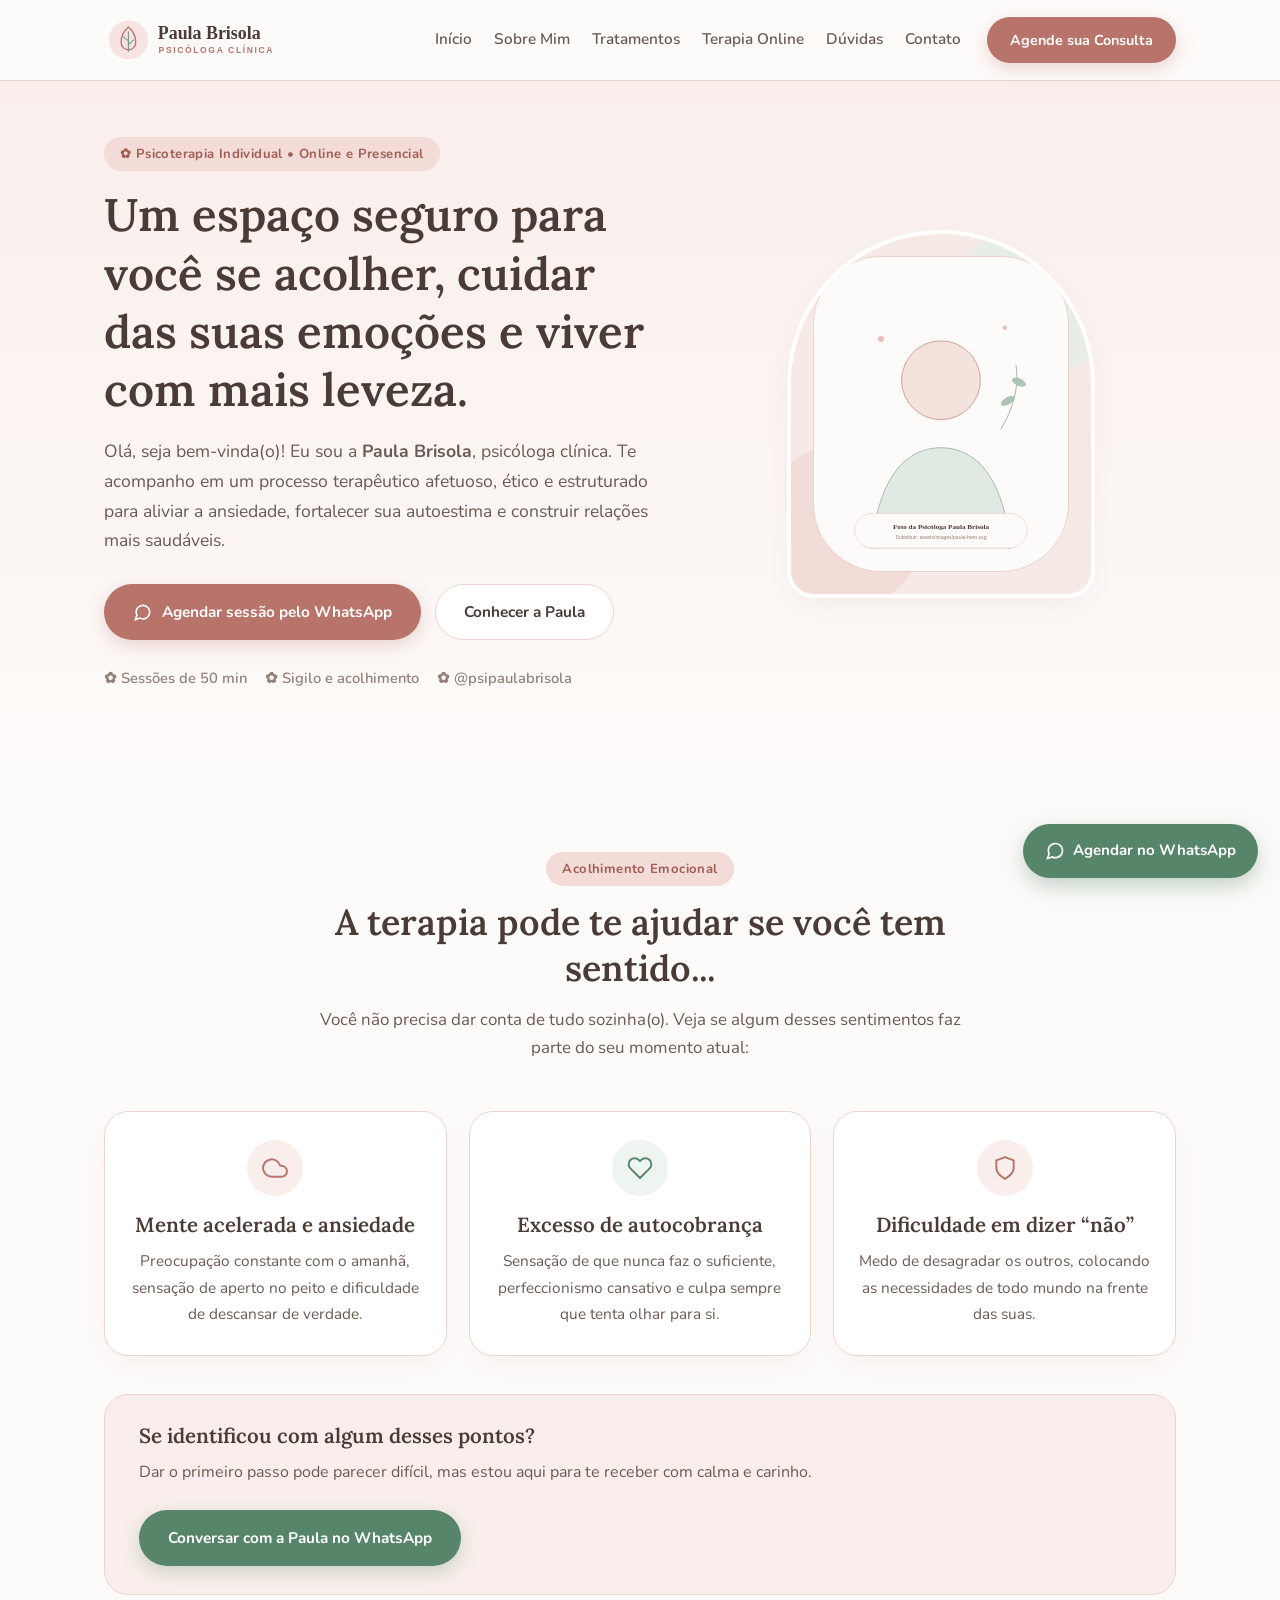
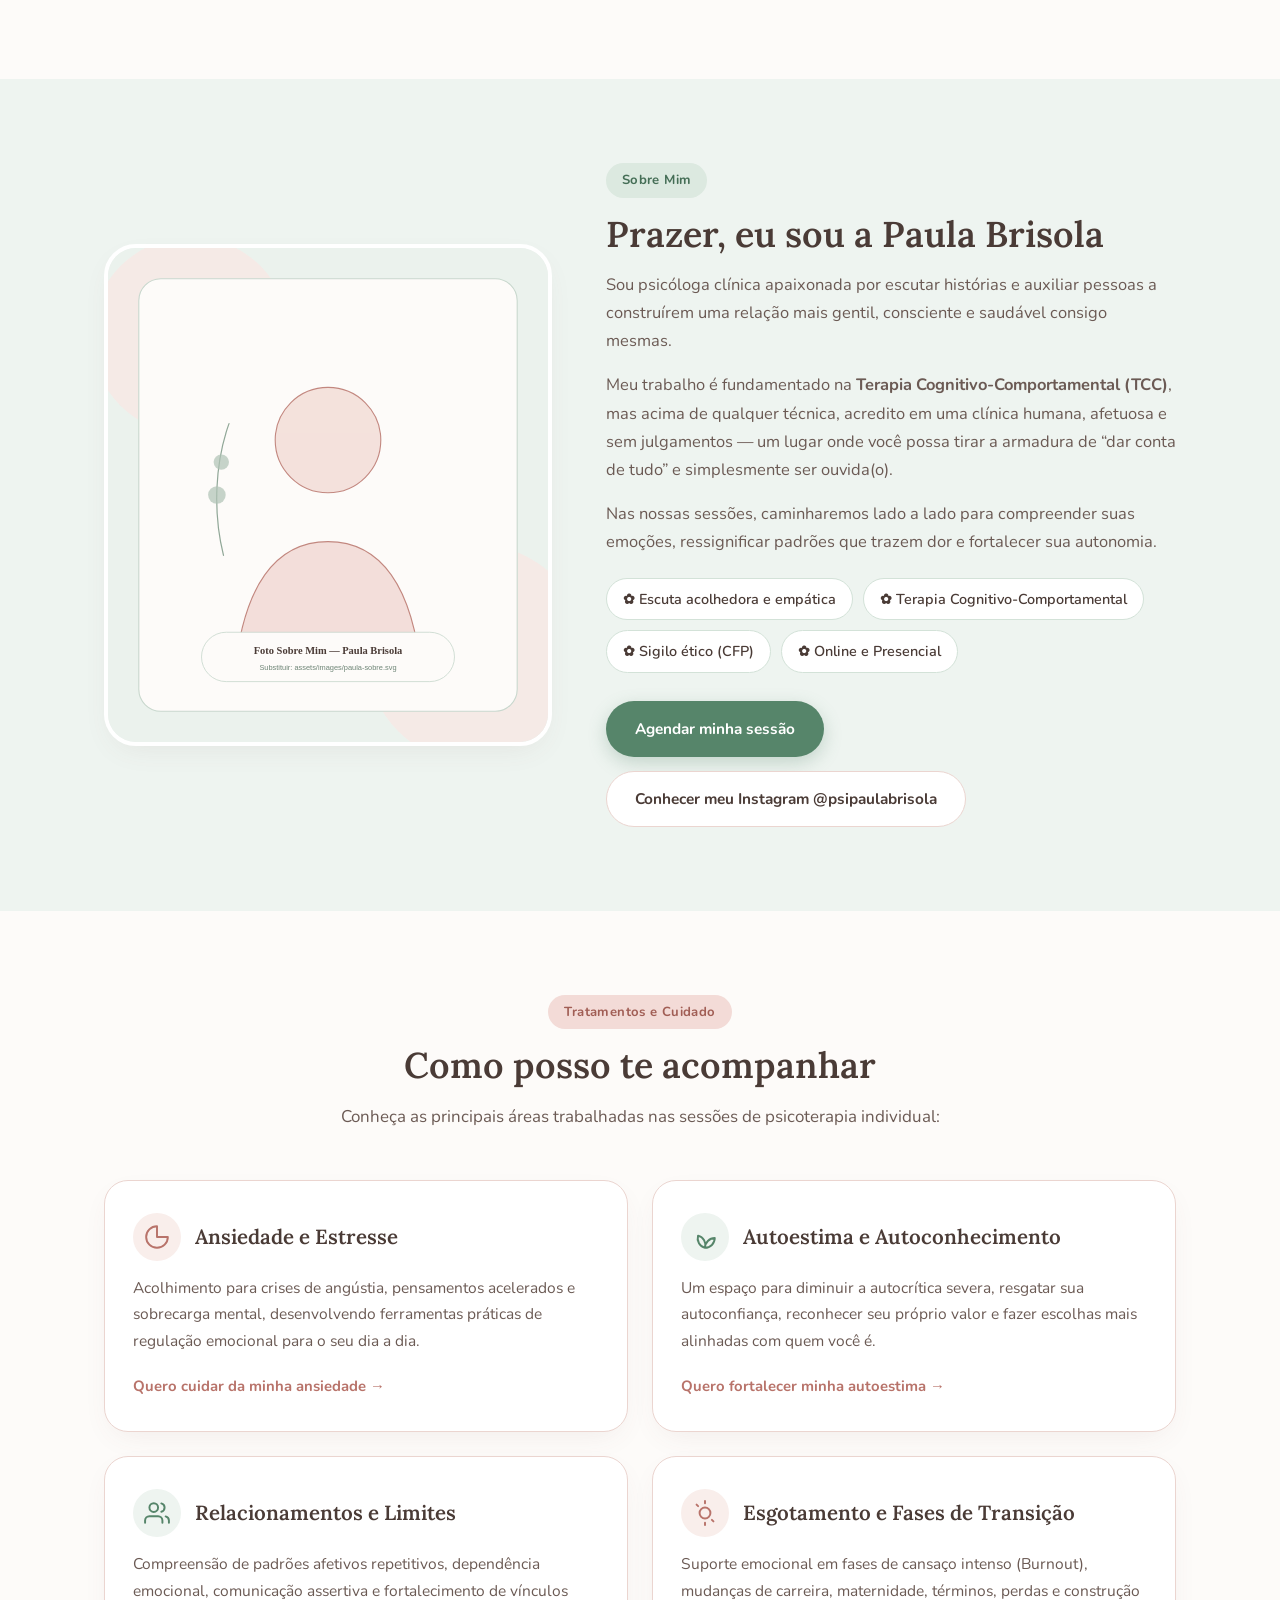
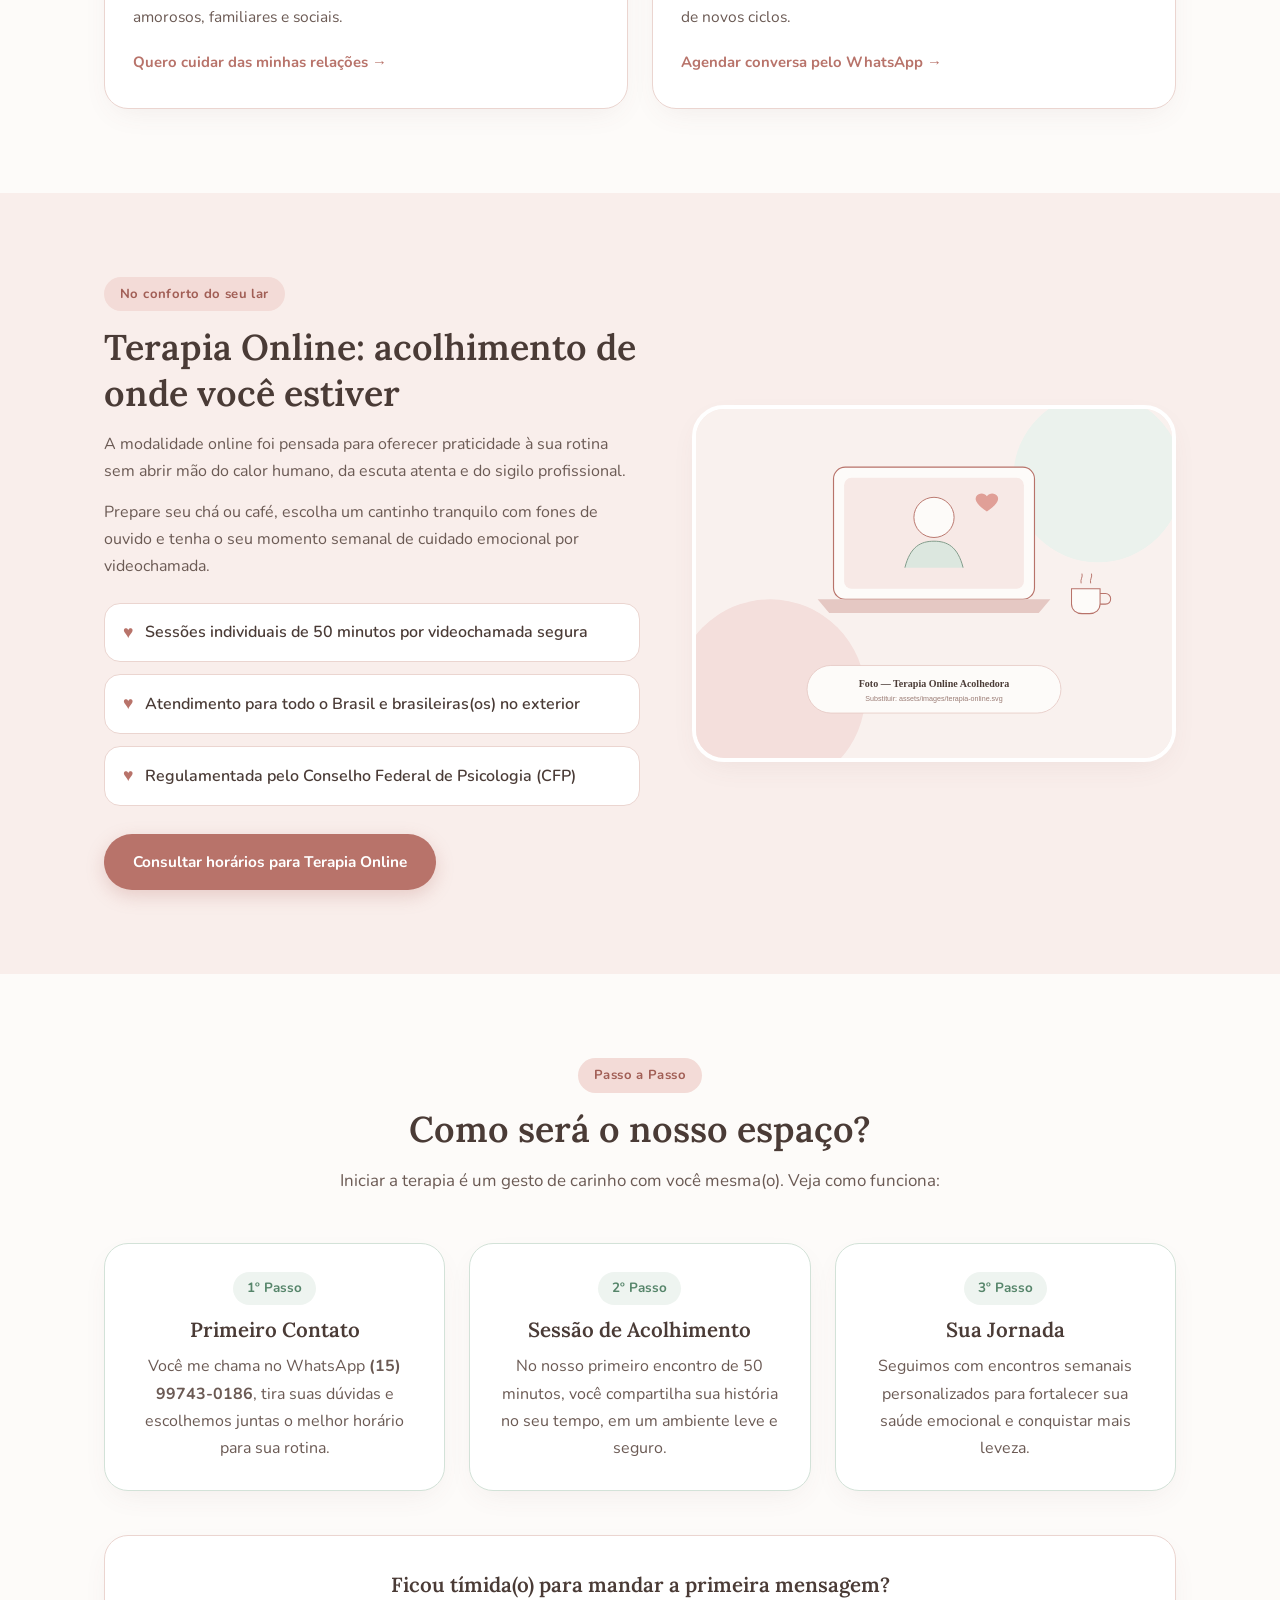
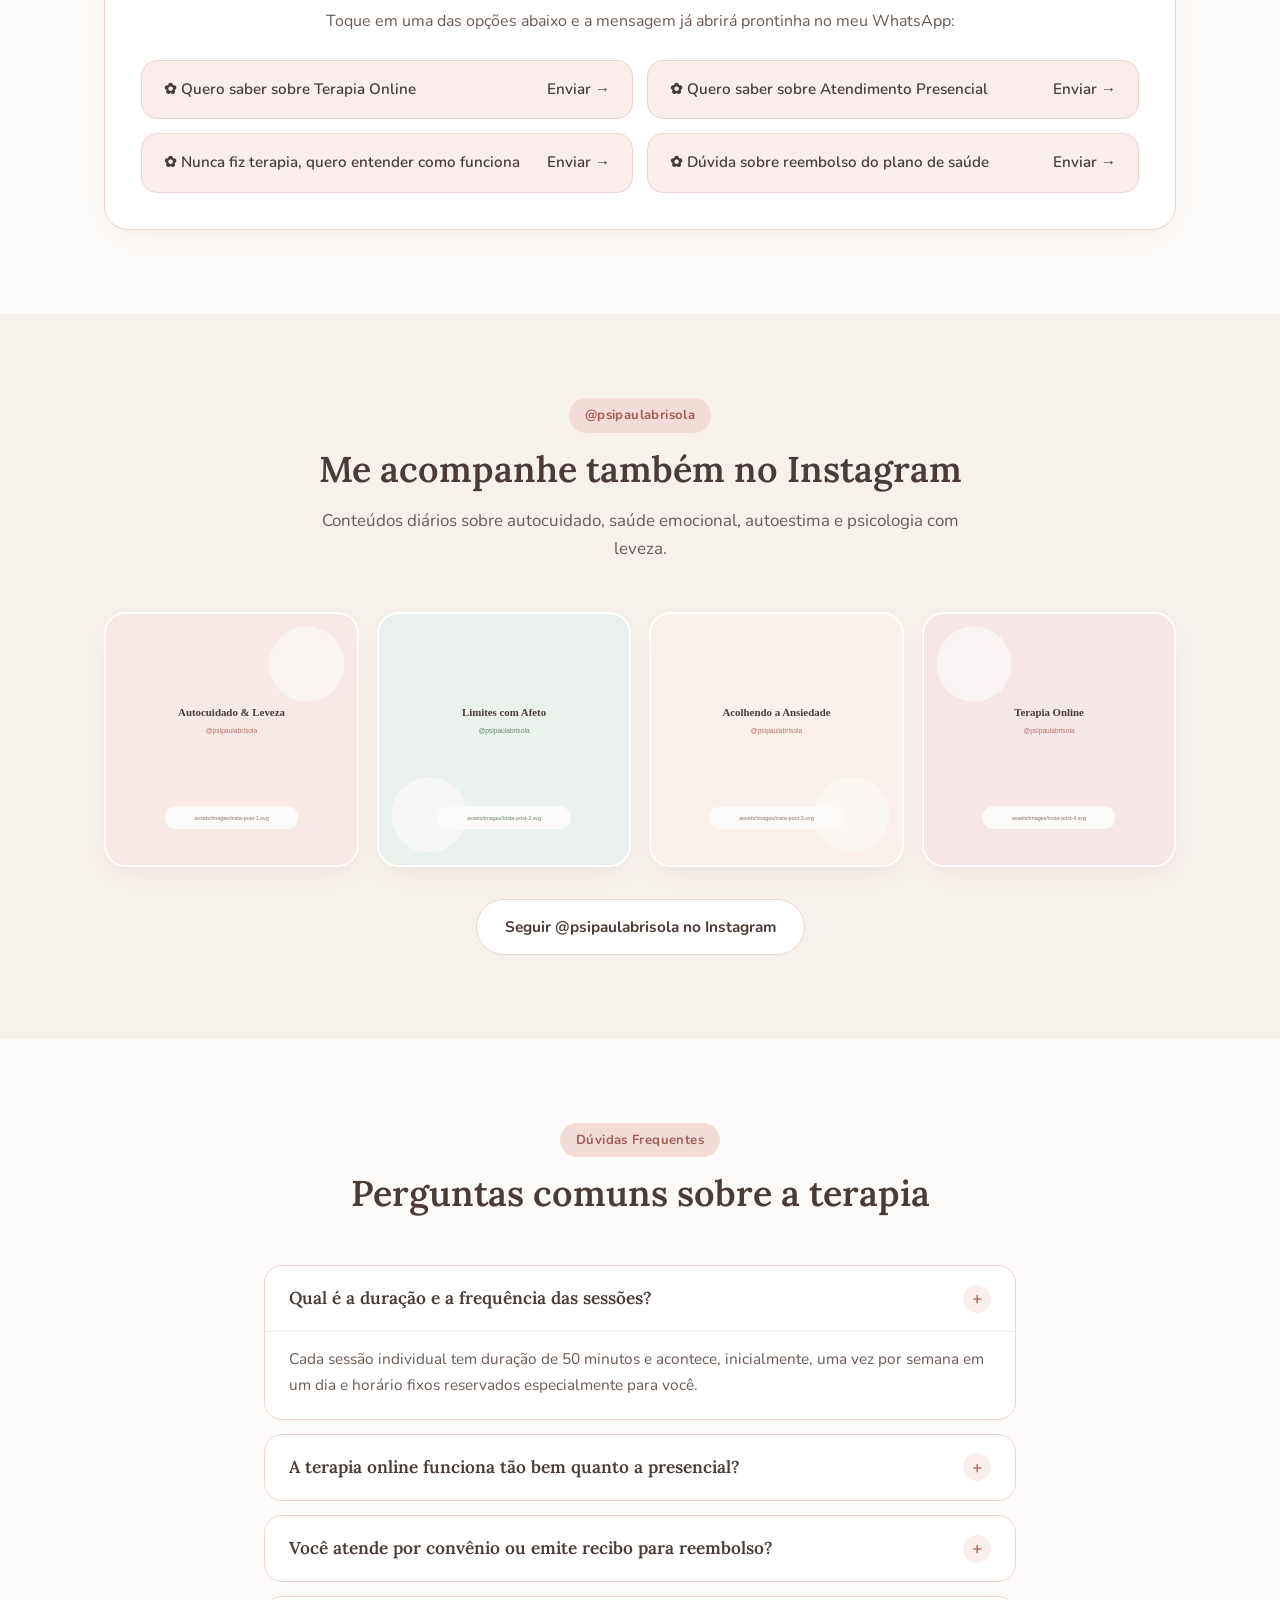
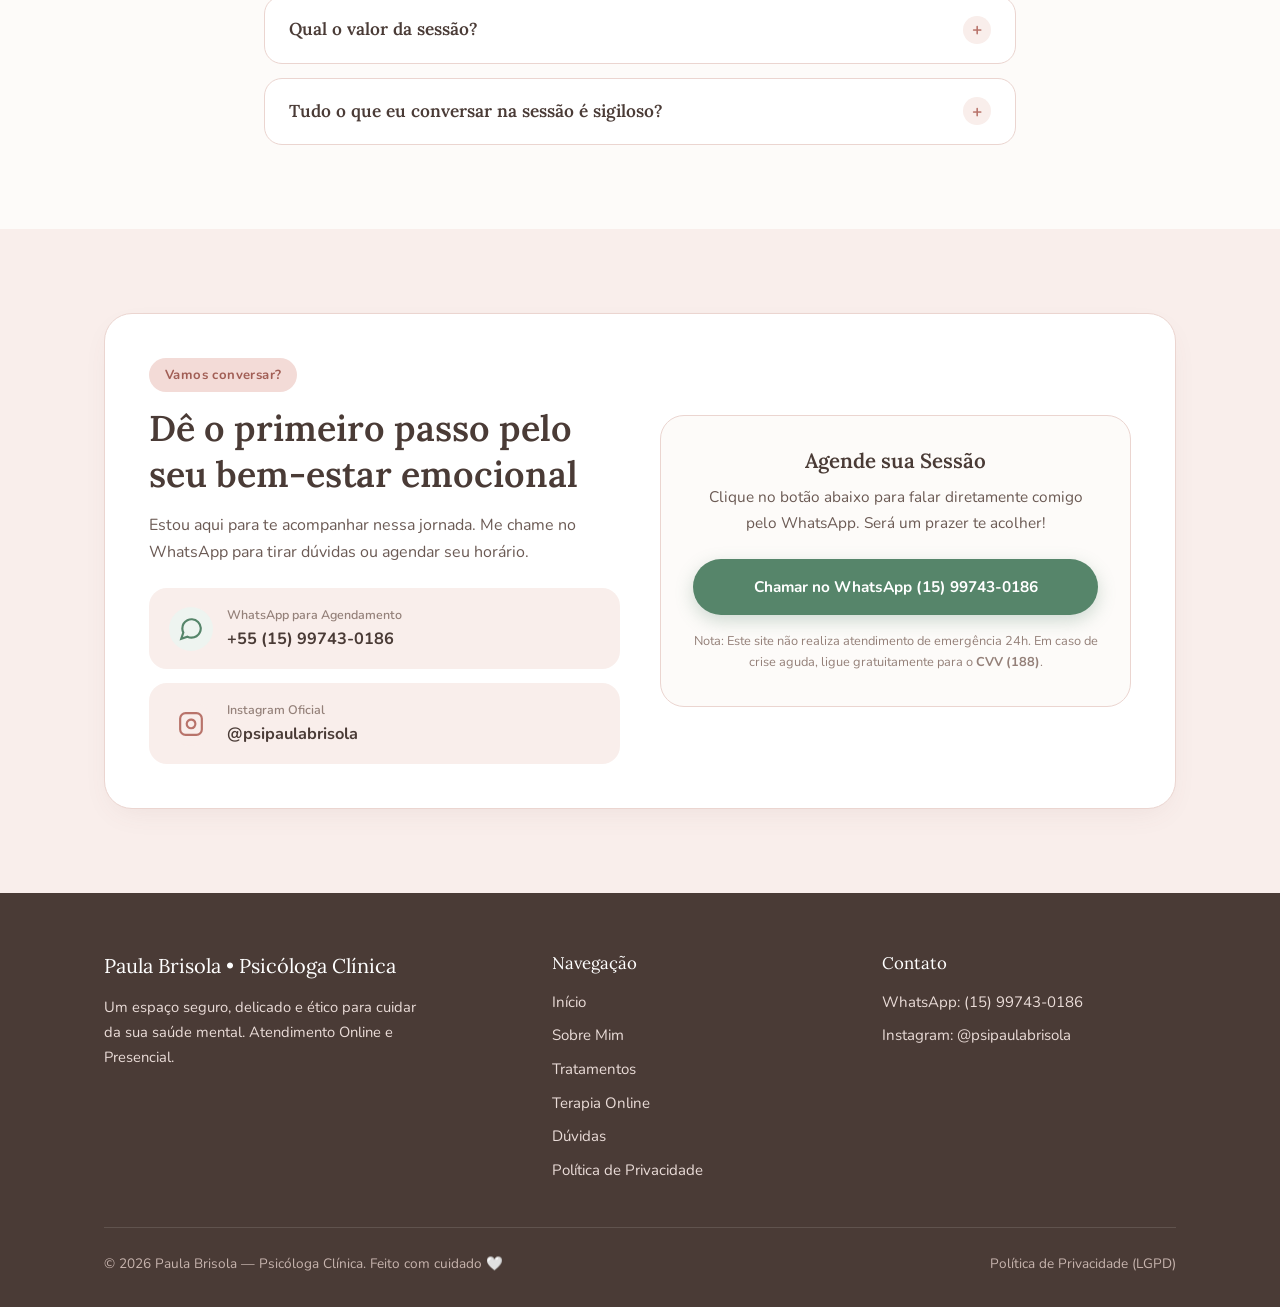
<file: index.html>
<!DOCTYPE html>
<html lang="pt-BR">
<head>
  <meta charset="UTF-8" />
  <meta name="viewport" content="width=device-width, initial-scale=1.0" />

  <!-- SEO & Otimização para Buscadores e LLMs -->
  <title>Psicóloga Paula Brisola | Terapia Online e Presencial (@psipaulabrisola)</title>
  <meta name="description" content="Psicóloga Clínica Paula Brisola (@psipaulabrisola). Um espaço seguro, delicado e acolhedor para cuidar da sua ansiedade, autoestima e relacionamentos. Atendimento Online e Presencial. WhatsApp: (15) 99743-0186." />
  <meta name="keywords" content="Psicóloga Paula Brisola, psipaulabrisola, psicóloga online, terapia cognitivo comportamental, TCC, psicóloga ansiedade, autoestima, relacionamentos, psicóloga DDD 15" />
  <meta name="author" content="Paula Brisola - Psicóloga Clínica" />
  <meta name="robots" content="index, follow, max-image-preview:large, max-snippet:-1" />
  <link rel="canonical" href="https://paulabrisolapsicologa.com.br/" />
  <link rel="help" type="text/plain" title="LLM Context File" href="/llms.txt" />

  <!-- Open Graph / WhatsApp Preview -->
  <meta property="og:type" content="website" />
  <meta property="og:locale" content="pt_BR" />
  <meta property="og:site_name" content="Paula Brisola | Psicóloga Clínica" />
  <meta property="og:title" content="Psicóloga Paula Brisola | Um espaço seguro para você florescer" />
  <meta property="og:description" content="Psicoterapia individual online e presencial para ansiedade, autoestima e relacionamentos. Agende pelo WhatsApp: (15) 99743-0186." />
  <meta property="og:url" content="https://paulabrisolapsicologa.com.br/" />
  <meta property="og:image" content="assets/images/og-compartilhamento.svg" />

  <link rel="icon" type="image/svg+xml" href="assets/images/favicon.svg" />

  <!-- Fontes Delicadas e Legíveis: Lora (Títulos) + Nunito (Textos arredondados e suaves) -->
  <link rel="preconnect" href="https://fonts.googleapis.com" />
  <link rel="preconnect" href="https://fonts.gstatic.com" crossorigin />
  <link href="https://fonts.googleapis.com/css2?family=Lora:wght@500;600&family=Nunito:wght@400;600;700&display=swap" rel="stylesheet" />

  <link rel="stylesheet" href="assets/css/styles.css" />

  <!-- Schema.org JSON-LD para Google e LLMs -->
  <script type="application/ld+json">
  {
    "@context": "https://schema.org",
    "@graph": [
      {
        "@type": ["Psychologist", "MedicalBusiness", "ProfessionalService"],
        "@id": "https://paulabrisolapsicologa.com.br/#psicologa",
        "name": "Paula Brisola - Psicóloga Clínica",
        "alternateName": ["Psi Paula Brisola", "@psipaulabrisola"],
        "description": "Psicóloga clínica dedicada ao atendimento psicoterapêutico individual online (para todo o Brasil e exterior) e presencial (DDD 15), com foco em Terapia Cognitivo-Comportamental (TCC), ansiedade, autoestima e relacionamentos.",
        "url": "https://paulabrisolapsicologa.com.br/",
        "telephone": "+55-15-99743-0186",
        "image": "https://paulabrisolapsicologa.com.br/assets/images/paula-hero.svg",
        "sameAs": [
          "https://www.instagram.com/psipaulabrisola/",
          "https://wa.me/5515997430186"
        ],
        "contactPoint": {
          "@type": "ContactPoint",
          "telephone": "+55-15-99743-0186",
          "contactType": "Agendamento de Consultas via WhatsApp",
          "availableLanguage": ["Portuguese"]
        },
        "knowsAbout": [
          "Terapia Cognitivo-Comportamental (TCC)",
          "Ansiedade e Estresse",
          "Autoestima e Autoconhecimento",
          "Relacionamentos e Limites Saudáveis",
          "Terapia Online"
        ]
      },
      {
        "@type": "FAQPage",
        "@id": "https://paulabrisolapsicologa.com.br/#faq",
        "mainEntity": [
          {
            "@type": "Question",
            "name": "Como agendar uma consulta com a Psicóloga Paula Brisola?",
            "acceptedAnswer": {
              "@type": "Answer",
              "text": "O agendamento é feito diretamente pelo WhatsApp no número +55 (15) 99743-0186. Basta enviar uma mensagem para verificar os horários disponíveis para terapia online ou presencial."
            }
          },
          {
            "@type": "Question",
            "name": "Qual a duração e frequência das sessões?",
            "acceptedAnswer": {
              "@type": "Answer",
              "text": "As sessões têm duração média de 50 minutos e ocorrem semanalmente, em dia e horário reservados para você."
            }
          },
          {
            "@type": "Question",
            "name": "Como funciona a Terapia Online?",
            "acceptedAnswer": {
              "@type": "Answer",
              "text": "A terapia online é realizada por videochamada, com a mesma duração (50 minutos), sigilo ético e eficácia do atendimento presencial, sendo regulamentada pelo Conselho Federal de Psicologia (CFP)."
            }
          },
          {
            "@type": "Question",
            "name": "Atende por convênio ou emite recibo para reembolso?",
            "acceptedAnswer": {
              "@type": "Answer",
              "text": "O atendimento é particular, com emissão de recibo para solicitação de reembolso junto ao seu plano de saúde e para dedução no Imposto de Renda."
            }
          }
        ]
      }
    ]
  }
  </script>
</head>
<body>

  <!-- Cabeçalho Delicado -->
  <header class="site-header">
    <div class="container header-inner">
      <a href="#inicio" class="brand-logo" aria-label="Paula Brisola Psicóloga Clínica">
        <img src="assets/images/logo-paula-brisola.svg" alt="Paula Brisola Psicóloga Clínica" width="240" height="54" />
      </a>

      <button class="mobile-menu-toggle" id="mobile-menu-toggle" aria-label="Abrir menu" aria-expanded="false">
        <svg width="22" height="22" viewBox="0 0 24 24" fill="none" stroke="currentColor" stroke-width="2" stroke-linecap="round">
          <line x1="3" y1="6" x2="21" y2="6"></line>
          <line x1="3" y1="12" x2="21" y2="12"></line>
          <line x1="3" y1="18" x2="21" y2="18"></line>
        </svg>
      </button>

      <nav class="main-nav" id="main-nav" aria-label="Menu principal">
        <ul class="nav-links">
          <li><a href="#inicio">Início</a></li>
          <li><a href="#sobre">Sobre Mim</a></li>
          <li><a href="#tratamentos">Tratamentos</a></li>
          <li><a href="#terapia-online">Terapia Online</a></li>
          <li><a href="#duvidas">Dúvidas</a></li>
          <li><a href="#contato">Contato</a></li>
        </ul>
        <a href="https://wa.me/5515997430186?text=Ol%C3%A1%2C%20Paula!%20Vim%20pelo%20seu%20site%20e%20gostaria%20de%20agendar%20uma%20consulta." target="_blank" rel="noopener noreferrer" class="btn btn-rose header-cta">
          Agende sua Consulta
        </a>
      </nav>
    </div>
  </header>

  <main>
    <!-- 1. HERO SECTION (O PRIMEIRO ACOLHIMENTO) -->
    <section class="hero" id="inicio">
      <div class="container hero-grid">
        <div>
          <span class="section-tag">✿ Psicoterapia Individual • Online e Presencial</span>
          <h1>Um espaço seguro para você se acolher, cuidar das suas emoções e viver com mais leveza.</h1>
          <p class="hero-text">
            Olá, seja bem-vinda(o)! Eu sou a <strong>Paula Brisola</strong>, psicóloga clínica. Te acompanho em um processo terapêutico afetuoso, ético e estruturado para aliviar a ansiedade, fortalecer sua autoestima e construir relações mais saudáveis.
          </p>
          <div class="hero-buttons">
            <a href="https://wa.me/5515997430186?text=Ol%C3%A1%2C%20Paula!%20Vim%20pelo%20seu%20site%20e%20gostaria%20de%20saber%20como%20funciona%20para%20iniciar%20a%20terapia." target="_blank" rel="noopener noreferrer" class="btn btn-rose">
              <svg viewBox="0 0 24 24" fill="none" stroke="currentColor" stroke-width="2" aria-hidden="true">
                <path d="M21 11.5a8.38 8.38 0 0 1-.9 3.8 8.5 8.5 0 0 1-7.6 4.7 8.38 8.38 0 0 1-3.8-.9L3 21l1.9-5.7a8.38 8.38 0 0 1-.9-3.8 8.5 8.5 0 0 1 4.7-7.6 8.38 8.38 0 0 1 3.8-.9h.5a8.48 8.48 0 0 1 8 8v.5z"/>
              </svg>
              Agendar sessão pelo WhatsApp
            </a>
            <a href="#sobre" class="btn btn-soft">Conhecer a Paula</a>
          </div>
          <div class="hero-mini-highlights">
            <span>✿ Sessões de 50 min</span>
            <span>✿ Sigilo e acolhimento</span>
            <span>✿ @psipaulabrisola</span>
          </div>
        </div>

        <div class="hero-photo-wrap">
          <!-- IMAGEM FAKE #1: Substituir arquivo assets/images/paula-hero.svg -->
          <img src="assets/images/paula-hero.svg" alt="Psicóloga Paula Brisola" width="800" height="960" />
        </div>
      </div>
    </section>

    <!-- 2. IDENTIFICAÇÃO ("VOCÊ TEM SENTIDO ISSO ULTIMAMENTE?") -->
    <section class="section" id="para-quem-e">
      <div class="container">
        <div class="section-header">
          <span class="section-tag">Acolhimento Emocional</span>
          <h2>A terapia pode te ajudar se você tem sentido...</h2>
          <p>Você não precisa dar conta de tudo sozinha(o). Veja se algum desses sentimentos faz parte do seu momento atual:</p>
        </div>

        <div class="feelings-grid">
          <div class="feeling-card">
            <div class="icon-circle">
              <!-- Ícone delicado: Mente calma / Nuvem -->
              <svg viewBox="0 0 24 24" fill="none" stroke="currentColor" stroke-width="1.8" stroke-linecap="round" stroke-linejoin="round">
                <path d="M18 10h-1.26A8 8 0 1 0 9 20h9a5 5 0 0 0 0-10z"/>
              </svg>
            </div>
            <h3>Mente acelerada e ansiedade</h3>
            <p>Preocupação constante com o amanhã, sensação de aperto no peito e dificuldade de descansar de verdade.</p>
          </div>

          <div class="feeling-card">
            <div class="icon-circle sage">
              <!-- Ícone delicado: Coração / Autocuidado -->
              <svg viewBox="0 0 24 24" fill="none" stroke="currentColor" stroke-width="1.8" stroke-linecap="round" stroke-linejoin="round">
                <path d="M20.84 4.61a5.5 5.5 0 0 0-7.78 0L12 5.67l-1.06-1.06a5.5 5.5 0 0 0-7.78 7.78l1.06 1.06L12 21.23l7.78-7.78 1.06-1.06a5.5 5.5 0 0 0 0-7.78z"/>
              </svg>
            </div>
            <h3>Excesso de autocobrança</h3>
            <p>Sensação de que nunca faz o suficiente, perfeccionismo cansativo e culpa sempre que tenta olhar para si.</p>
          </div>

          <div class="feeling-card">
            <div class="icon-circle">
              <!-- Ícone delicado: Flor / Limites -->
              <svg viewBox="0 0 24 24" fill="none" stroke="currentColor" stroke-width="1.8" stroke-linecap="round" stroke-linejoin="round">
                <path d="M12 22s8-4 8-10V5l-8-3-8 3v7c0 6 8 10 8 10z"/>
              </svg>
            </div>
            <h3>Dificuldade em dizer “não”</h3>
            <p>Medo de desagradar os outros, colocando as necessidades de todo mundo na frente das suas.</p>
          </div>
        </div>

        <div class="warm-note-box">
          <div>
            <h3>Se identificou com algum desses pontos?</h3>
            <p>Dar o primeiro passo pode parecer difícil, mas estou aqui para te receber com calma e carinho.</p>
          </div>
          <a href="https://wa.me/5515997430186?text=Ol%C3%A1%2C%20Paula!%20Me%20identifiquei%20com%20os%20pontos%20do%20seu%20site%20e%20gostaria%20de%20conversar%20sobre%20as%20sess%C3%B5es." target="_blank" rel="noopener noreferrer" class="btn btn-whatsapp">
            Conversar com a Paula no WhatsApp
          </a>
        </div>
      </div>
    </section>

    <!-- 3. SOBRE MIM (FUNDO VERDE SÁLVIA SUAVE) -->
    <section class="section section-sage" id="sobre">
      <div class="container about-grid">
        <div class="about-photo">
          <!-- IMAGEM FAKE #2: Substituir arquivo assets/images/paula-sobre.svg -->
          <img src="assets/images/paula-sobre.svg" alt="Sobre a Psicóloga Paula Brisola" width="800" height="900" loading="lazy" />
        </div>

        <div class="about-text">
          <span class="section-tag">Sobre Mim</span>
          <h2>Prazer, eu sou a Paula Brisola</h2>
          <p>
            Sou psicóloga clínica apaixonada por escutar histórias e auxiliar pessoas a construírem uma relação mais gentil, consciente e saudável consigo mesmas.
          </p>
          <p>
            Meu trabalho é fundamentado na <strong>Terapia Cognitivo-Comportamental (TCC)</strong>, mas acima de qualquer técnica, acredito em uma clínica humana, afetuosa e sem julgamentos — um lugar onde você possa tirar a armadura de “dar conta de tudo” e simplesmente ser ouvida(o).
          </p>
          <p>
            Nas nossas sessões, caminharemos lado a lado para compreender suas emoções, ressignificar padrões que trazem dor e fortalecer sua autonomia.
          </p>

          <div class="cute-pills-list">
            <span class="cute-pill">✿ Escuta acolhedora e empática</span>
            <span class="cute-pill">✿ Terapia Cognitivo-Comportamental</span>
            <span class="cute-pill">✿ Sigilo ético (CFP)</span>
            <span class="cute-pill">✿ Online e Presencial</span>
          </div>

          <div class="hero-buttons" style="margin-bottom: 0;">
            <a href="https://wa.me/5515997430186?text=Ol%C3%A1%2C%20Paula!%20Li%20sobre%20o%20seu%20trabalho%20no%20site%20e%20gostaria%20de%20agendar%20uma%20sess%C3%A3o." target="_blank" rel="noopener noreferrer" class="btn btn-whatsapp">
              Agendar minha sessão
            </a>
            <a href="https://www.instagram.com/psipaulabrisola/" target="_blank" rel="noopener noreferrer" class="btn btn-soft">
              Conhecer meu Instagram @psipaulabrisola
            </a>
          </div>
        </div>
      </div>
    </section>

    <!-- 4. TRATAMENTOS (BASEADO EM MONIQUE AQUINO) -->
    <section class="section" id="tratamentos">
      <div class="container">
        <div class="section-header">
          <span class="section-tag">Tratamentos e Cuidado</span>
          <h2>Como posso te acompanhar</h2>
          <p>Conheça as principais áreas trabalhadas nas sessões de psicoterapia individual:</p>
        </div>

        <div class="treatments-grid">
          <div class="treatment-card">
            <div>
              <div class="treatment-top">
                <div class="icon-circle">
                  <svg viewBox="0 0 24 24" fill="none" stroke="currentColor" stroke-width="1.8" stroke-linecap="round" stroke-linejoin="round">
                    <path d="M12 2a10 10 0 1 0 10 10H12V2z"/>
                  </svg>
                </div>
                <h3>Ansiedade e Estresse</h3>
              </div>
              <p>
                Acolhimento para crises de angústia, pensamentos acelerados e sobrecarga mental, desenvolvendo ferramentas práticas de regulação emocional para o seu dia a dia.
              </p>
            </div>
            <a href="https://wa.me/5515997430186?text=Ol%C3%A1%2C%20Paula!%20Gostaria%20de%20saber%20mais%20sobre%20a%20terapia%20para%20Ansiedade." target="_blank" rel="noopener noreferrer" class="card-whatsapp-link">
              Quero cuidar da minha ansiedade →
            </a>
          </div>

          <div class="treatment-card">
            <div>
              <div class="treatment-top">
                <div class="icon-circle sage">
                  <svg viewBox="0 0 24 24" fill="none" stroke="currentColor" stroke-width="1.8" stroke-linecap="round" stroke-linejoin="round">
                    <path d="M12 22c4.97 0 9-4.03 9-9-4.97 0-9 4.03-9 9zM5.6 10.75a9 9 0 0 0 6.4 11.25 9 9 0 0 0-6.4-11.25z"/>
                  </svg>
                </div>
                <h3>Autoestima e Autoconhecimento</h3>
              </div>
              <p>
                Um espaço para diminuir a autocrítica severa, resgatar sua autoconfiança, reconhecer seu próprio valor e fazer escolhas mais alinhadas com quem você é.
              </p>
            </div>
            <a href="https://wa.me/5515997430186?text=Ol%C3%A1%2C%20Paula!%20Gostaria%20de%20saber%20mais%20sobre%20terapia%20para%20Autoestima%20e%20Autoconhecimento." target="_blank" rel="noopener noreferrer" class="card-whatsapp-link">
              Quero fortalecer minha autoestima →
            </a>
          </div>

          <div class="treatment-card">
            <div>
              <div class="treatment-top">
                <div class="icon-circle sage">
                  <svg viewBox="0 0 24 24" fill="none" stroke="currentColor" stroke-width="1.8" stroke-linecap="round" stroke-linejoin="round">
                    <path d="M17 21v-2a4 4 0 0 0-4-4H5a4 4 0 0 0-4 4v2"/><circle cx="9" cy="7" r="4"/><path d="M23 21v-2a4 4 0 0 0-3-3.87"/><path d="M16 3.13a4 4 0 0 1 0 7.75"/>
                  </svg>
                </div>
                <h3>Relacionamentos e Limites</h3>
              </div>
              <p>
                Compreensão de padrões afetivos repetitivos, dependência emocional, comunicação assertiva e fortalecimento de vínculos amorosos, familiares e sociais.
              </p>
            </div>
            <a href="https://wa.me/5515997430186?text=Ol%C3%A1%2C%20Paula!%20Gostaria%20de%20conversar%20sobre%20Relacionamentos%20e%20Limites%20na%20terapia." target="_blank" rel="noopener noreferrer" class="card-whatsapp-link">
              Quero cuidar das minhas relações →
            </a>
          </div>

          <div class="treatment-card">
            <div>
              <div class="treatment-top">
                <div class="icon-circle">
                  <svg viewBox="0 0 24 24" fill="none" stroke="currentColor" stroke-width="1.8" stroke-linecap="round" stroke-linejoin="round">
                    <circle cx="12" cy="12" r="5"/><line x1="12" y1="1" x2="12" y2="3"/><line x1="12" y1="21" x2="12" y2="23"/><line x1="4.22" y1="4.22" x2="5.64" y2="5.64"/><line x1="18.36" y1="18.36" x2="19.78" y2="19.78"/>
                  </svg>
                </div>
                <h3>Esgotamento e Fases de Transição</h3>
              </div>
              <p>
                Suporte emocional em fases de cansaço intenso (Burnout), mudanças de carreira, maternidade, términos, perdas e construção de novos ciclos.
              </p>
            </div>
            <a href="https://wa.me/5515997430186?text=Ol%C3%A1%2C%20Paula!%20Estou%20vivendo%20um%20momento%20de%20esgotamento%20e%20mudan%C3%A7as%20e%20quero%20agendar%20uma%20sess%C3%A3o." target="_blank" rel="noopener noreferrer" class="card-whatsapp-link">
              Agendar conversa pelo WhatsApp →
            </a>
          </div>
        </div>
      </div>
    </section>

    <!-- 5. TERAPIA ONLINE (SEÇÃO ACOLHEDORA ROSÉ) -->
    <section class="section section-blush" id="terapia-online">
      <div class="container online-grid">
        <div>
          <span class="section-tag">No conforto do seu lar</span>
          <h2>Terapia Online: acolhimento de onde você estiver</h2>
          <p style="margin-bottom: 14px;">
            A modalidade online foi pensada para oferecer praticidade à sua rotina sem abrir mão do calor humano, da escuta atenta e do sigilo profissional.
          </p>
          <p>
            Prepare seu chá ou café, escolha um cantinho tranquilo com fones de ouvido e tenha o seu momento semanal de cuidado emocional por videochamada.
          </p>

          <div class="online-steps">
            <div class="online-step-item">
              <span class="heart-bullet">♥</span>
              <span>Sessões individuais de 50 minutos por videochamada segura</span>
            </div>
            <div class="online-step-item">
              <span class="heart-bullet">♥</span>
              <span>Atendimento para todo o Brasil e brasileiras(os) no exterior</span>
            </div>
            <div class="online-step-item">
              <span class="heart-bullet">♥</span>
              <span>Regulamentada pelo Conselho Federal de Psicologia (CFP)</span>
            </div>
          </div>

          <a href="https://wa.me/5515997430186?text=Ol%C3%A1%2C%20Paula!%20Quero%20saber%20mais%20sobre%20os%20hor%C3%A1rios%20dispon%C3%ADveis%20para%20Terapia%20Online." target="_blank" rel="noopener noreferrer" class="btn btn-rose">
            Consultar horários para Terapia Online
          </a>
        </div>

        <div class="about-photo">
          <!-- IMAGEM FAKE #3: Substituir arquivo assets/images/terapia-online.svg -->
          <img src="assets/images/terapia-online.svg" alt="Terapia Online com a Psicóloga Paula Brisola" width="900" height="660" loading="lazy" />
        </div>
      </div>
    </section>

    <!-- 6. COMO FUNCIONA + MENSAGENS PRONTAS DE 1 CLIQUE -->
    <section class="section" id="como-funciona">
      <div class="container">
        <div class="section-header">
          <span class="section-tag">Passo a Passo</span>
          <h2>Como será o nosso espaço?</h2>
          <p>Iniciar a terapia é um gesto de carinho com você mesma(o). Veja como funciona:</p>
        </div>

        <div class="steps-row">
          <div class="step-cute-card">
            <span class="step-badge">1º Passo</span>
            <h3>Primeiro Contato</h3>
            <p>Você me chama no WhatsApp <strong>(15) 99743-0186</strong>, tira suas dúvidas e escolhemos juntas o melhor horário para sua rotina.</p>
          </div>

          <div class="step-cute-card">
            <span class="step-badge">2º Passo</span>
            <h3>Sessão de Acolhimento</h3>
            <p>No nosso primeiro encontro de 50 minutos, você compartilha sua história no seu tempo, em um ambiente leve e seguro.</p>
          </div>

          <div class="step-cute-card">
            <span class="step-badge">3º Passo</span>
            <h3>Sua Jornada</h3>
            <p>Seguimos com encontros semanais personalizados para fortalecer sua saúde emocional e conquistar mais leveza.</p>
          </div>
        </div>

        <div class="quick-messages-card">
          <h3>Ficou tímida(o) para mandar a primeira mensagem?</h3>
          <p>Toque em uma das opções abaixo e a mensagem já abrirá prontinha no meu WhatsApp:</p>

          <div class="quick-buttons-grid">
            <a href="https://wa.me/5515997430186?text=Ol%C3%A1%2C%20Paula!%20Gostaria%20de%20saber%20os%20valores%20e%20hor%C3%A1rios%20dispon%C3%ADveis%20para%20Terapia%20Online." target="_blank" rel="noopener noreferrer" class="quick-msg-btn">
              <span>✿ Quero saber sobre Terapia Online</span>
              <span>Enviar →</span>
            </a>

            <a href="https://wa.me/5515997430186?text=Ol%C3%A1%2C%20Paula!%20Gostaria%20de%20saber%20como%20funciona%20o%20atendimento%20presencial." target="_blank" rel="noopener noreferrer" class="quick-msg-btn">
              <span>✿ Quero saber sobre Atendimento Presencial</span>
              <span>Enviar →</span>
            </a>

            <a href="https://wa.me/5515997430186?text=Ol%C3%A1%2C%20Paula!%20Nunca%20fiz%20terapia%20antes%20e%20gostaria%20de%20entender%20como%20funciona%20a%20primeira%20sess%C3%A3o." target="_blank" rel="noopener noreferrer" class="quick-msg-btn">
              <span>✿ Nunca fiz terapia, quero entender como funciona</span>
              <span>Enviar →</span>
            </a>

            <a href="https://wa.me/5515997430186?text=Ol%C3%A1%2C%20Paula!%20Gostaria%20de%20saber%20sobre%20recibo%20para%20reembolso%20no%20plano%20de%20sa%C3%BAde." target="_blank" rel="noopener noreferrer" class="quick-msg-btn">
              <span>✿ Dúvida sobre reembolso do plano de saúde</span>
              <span>Enviar →</span>
            </a>
          </div>
        </div>
      </div>
    </section>

    <!-- 7. INSTAGRAM (@psipaulabrisola) -->
    <section class="section section-beige" id="instagram">
      <div class="container">
        <div class="section-header">
          <span class="section-tag">@psipaulabrisola</span>
          <h2>Me acompanhe também no Instagram</h2>
          <p>Conteúdos diários sobre autocuidado, saúde emocional, autoestima e psicologia com leveza.</p>
        </div>

        <div class="insta-grid">
          <a href="https://www.instagram.com/psipaulabrisola/" target="_blank" rel="noopener noreferrer" class="insta-card">
            <!-- IMAGEM FAKE #4 -->
            <img src="assets/images/insta-post-1.svg" alt="Post Instagram @psipaulabrisola" width="600" height="600" loading="lazy" />
          </a>
          <a href="https://www.instagram.com/psipaulabrisola/" target="_blank" rel="noopener noreferrer" class="insta-card">
            <!-- IMAGEM FAKE #5 -->
            <img src="assets/images/insta-post-2.svg" alt="Post Instagram @psipaulabrisola" width="600" height="600" loading="lazy" />
          </a>
          <a href="https://www.instagram.com/psipaulabrisola/" target="_blank" rel="noopener noreferrer" class="insta-card">
            <!-- IMAGEM FAKE #6 -->
            <img src="assets/images/insta-post-3.svg" alt="Post Instagram @psipaulabrisola" width="600" height="600" loading="lazy" />
          </a>
          <a href="https://www.instagram.com/psipaulabrisola/" target="_blank" rel="noopener noreferrer" class="insta-card">
            <!-- IMAGEM FAKE #7 -->
            <img src="assets/images/insta-post-4.svg" alt="Post Instagram @psipaulabrisola" width="600" height="600" loading="lazy" />
          </a>
        </div>

        <div style="text-align: center; margin-top: 32px;">
          <a href="https://www.instagram.com/psipaulabrisola/" target="_blank" rel="noopener noreferrer" class="btn btn-soft">
            Seguir @psipaulabrisola no Instagram
          </a>
        </div>
      </div>
    </section>

    <!-- 8. DÚVIDAS FREQUENTES (FAQ) -->
    <section class="section" id="duvidas">
      <div class="container faq-wrap">
        <div class="section-header">
          <span class="section-tag">Dúvidas Frequentes</span>
          <h2>Perguntas comuns sobre a terapia</h2>
        </div>

        <div class="faq-list">
          <details class="faq-item" open>
            <summary class="faq-question">
              <span>Qual é a duração e a frequência das sessões?</span>
              <span class="faq-plus">+</span>
            </summary>
            <div class="faq-answer">
              Cada sessão individual tem duração de 50 minutos e acontece, inicialmente, uma vez por semana em um dia e horário fixos reservados especialmente para você.
            </div>
          </details>

          <details class="faq-item">
            <summary class="faq-question">
              <span>A terapia online funciona tão bem quanto a presencial?</span>
              <span class="faq-plus">+</span>
            </summary>
            <div class="faq-answer">
              Sim! A terapia online é regulamentada pelo Conselho Federal de Psicologia (CFP) e tem a mesma eficácia e acolhimento do atendimento presencial, com a vantagem de poder ser feita no conforto da sua casa.
            </div>
          </details>

          <details class="faq-item">
            <summary class="faq-question">
              <span>Você atende por convênio ou emite recibo para reembolso?</span>
              <span class="faq-plus">+</span>
            </summary>
            <div class="faq-answer">
              Meus atendimentos são particulares para garantir um cuidado personalizado e sem pressa. Porém, emito recibo regulamentado para que você solicite o <strong>reembolso junto ao seu plano de saúde</strong> e também para dedução no Imposto de Renda.
            </div>
          </details>

          <details class="faq-item">
            <summary class="faq-question">
              <span>Qual o valor da sessão?</span>
              <span class="faq-plus">+</span>
            </summary>
            <div class="faq-answer">
              Pelo Código de Ética da Psicologia (Art. 20), não divulgamos valores abertamente em sites ou redes sociais. Mas basta me mandar um “oi” no WhatsApp <strong>(15) 99743-0186</strong> que te explico com todo carinho como funcionam os valores avulsos e pacotes mensais!
            </div>
          </details>

          <details class="faq-item">
            <summary class="faq-question">
              <span>Tudo o que eu conversar na sessão é sigiloso?</span>
              <span class="faq-plus">+</span>
            </summary>
            <div class="faq-answer">
              Com certeza. O sigilo é um compromisso ético absoluto. Tudo o que você compartilha em sessão fica estritamente protegido.
            </div>
          </details>
        </div>
      </div>
    </section>

    <!-- 9. CONTATO -->
    <section class="section section-blush" id="contato">
      <div class="container">
        <div class="contact-card">
          <div>
            <span class="section-tag">Vamos conversar?</span>
            <h2>Dê o primeiro passo pelo seu bem-estar emocional</h2>
            <p>
              Estou aqui para te acompanhar nessa jornada. Me chame no WhatsApp para tirar dúvidas ou agendar seu horário.
            </p>

            <div class="contact-items">
              <a href="https://wa.me/5515997430186?text=Ol%C3%A1%2C%20Paula!%20Vim%20pelo%20seu%20site%20e%20gostaria%20de%20agendar%20uma%20sess%C3%A3o." target="_blank" rel="noopener noreferrer" class="contact-pill-box">
                <div class="icon-circle sage" style="margin-bottom: 0; width: 44px; height: 44px;">
                  <svg viewBox="0 0 24 24" fill="none" stroke="currentColor" stroke-width="2">
                    <path d="M21 11.5a8.38 8.38 0 0 1-.9 3.8 8.5 8.5 0 0 1-7.6 4.7 8.38 8.38 0 0 1-3.8-.9L3 21l1.9-5.7a8.38 8.38 0 0 1-.9-3.8 8.5 8.5 0 0 1 4.7-7.6 8.38 8.38 0 0 1 3.8-.9h.5a8.48 8.48 0 0 1 8 8v.5z"/>
                  </svg>
                </div>
                <div>
                  <small>WhatsApp para Agendamento</small>
                  <strong>+55 (15) 99743-0186</strong>
                </div>
              </a>

              <a href="https://www.instagram.com/psipaulabrisola/" target="_blank" rel="noopener noreferrer" class="contact-pill-box">
                <div class="icon-circle" style="margin-bottom: 0; width: 44px; height: 44px;">
                  <svg viewBox="0 0 24 24" fill="none" stroke="currentColor" stroke-width="2">
                    <rect x="2" y="2" width="20" height="20" rx="5" ry="5"></rect>
                    <path d="M16 11.37A4 4 0 1 1 12.63 8 4 4 0 0 1 16 11.37z"></path>
                  </svg>
                </div>
                <div>
                  <small>Instagram Oficial</small>
                  <strong>@psipaulabrisola</strong>
                </div>
              </a>
            </div>
          </div>

          <div style="background-color: var(--bg-cream); border: 1.5px solid var(--border-blush); border-radius: 24px; padding: 32px; text-align: center;">
            <h3>Agende sua Sessão</h3>
            <p style="margin-bottom: 22px; font-size: 0.96rem;">
              Clique no botão abaixo para falar diretamente comigo pelo WhatsApp. Será um prazer te acolher!
            </p>
            <a href="https://wa.me/5515997430186?text=Ol%C3%A1%2C%20Paula!%20Vim%20pelo%20seu%20site%20e%20gostaria%20de%20agendar%20uma%20consulta." target="_blank" rel="noopener noreferrer" class="btn btn-whatsapp" style="width: 100%; margin-bottom: 16px;">
              Chamar no WhatsApp (15) 99743-0186
            </a>
            <p style="font-size: 0.8rem; color: var(--text-muted);">
              Nota: Este site não realiza atendimento de emergência 24h. Em caso de crise aguda, ligue gratuitamente para o <strong>CVV (188)</strong>.
            </p>
          </div>
        </div>
      </div>
    </section>
  </main>

  <!-- Rodapé Acolhedor -->
  <footer class="site-footer">
    <div class="container">
      <div class="footer-grid">
        <div>
          <div class="footer-title">Paula Brisola • Psicóloga Clínica</div>
          <p style="font-size: 0.92rem; max-width: 36ch;">
            Um espaço seguro, delicado e ético para cuidar da sua saúde mental. Atendimento Online e Presencial.
          </p>
        </div>

        <div>
          <div class="footer-title" style="font-size: 1.05rem;">Navegação</div>
          <ul class="footer-links">
            <li><a href="#inicio">Início</a></li>
            <li><a href="#sobre">Sobre Mim</a></li>
            <li><a href="#tratamentos">Tratamentos</a></li>
            <li><a href="#terapia-online">Terapia Online</a></li>
            <li><a href="#duvidas">Dúvidas</a></li>
            <li><a href="politica-de-privacidade.html">Política de Privacidade</a></li>
          </ul>
        </div>

        <div>
          <div class="footer-title" style="font-size: 1.05rem;">Contato</div>
          <ul class="footer-links">
            <li><a href="https://wa.me/5515997430186" target="_blank" rel="noopener noreferrer">WhatsApp: (15) 99743-0186</a></li>
            <li><a href="https://www.instagram.com/psipaulabrisola/" target="_blank" rel="noopener noreferrer">Instagram: @psipaulabrisola</a></li>
          </ul>
        </div>
      </div>

      <div class="footer-bottom">
        <span>© <span id="current-year">2026</span> Paula Brisola — Psicóloga Clínica. Feito com cuidado 🤍</span>
        <a href="politica-de-privacidade.html">Política de Privacidade (LGPD)</a>
      </div>
    </div>
  </footer>

  <!-- Botão Flutuante de WhatsApp -->
  <a href="https://wa.me/5515997430186?text=Ol%C3%A1%2C%20Paula!%20Vim%20pelo%20seu%20site%20e%20gostaria%20de%20agendar%20uma%20consulta." target="_blank" rel="noopener noreferrer" class="whatsapp-float" aria-label="Falar no WhatsApp">
    <svg width="20" height="20" viewBox="0 0 24 24" fill="none" stroke="currentColor" stroke-width="2" aria-hidden="true">
      <path d="M21 11.5a8.38 8.38 0 0 1-.9 3.8 8.5 8.5 0 0 1-7.6 4.7 8.38 8.38 0 0 1-3.8-.9L3 21l1.9-5.7a8.38 8.38 0 0 1-.9-3.8 8.5 8.5 0 0 1 4.7-7.6 8.38 8.38 0 0 1 3.8-.9h.5a8.48 8.48 0 0 1 8 8v.5z"/>
    </svg>
    <span>Agendar no WhatsApp</span>
  </a>

  <script src="assets/js/main.js"></script>
</body>
</html>
</file>
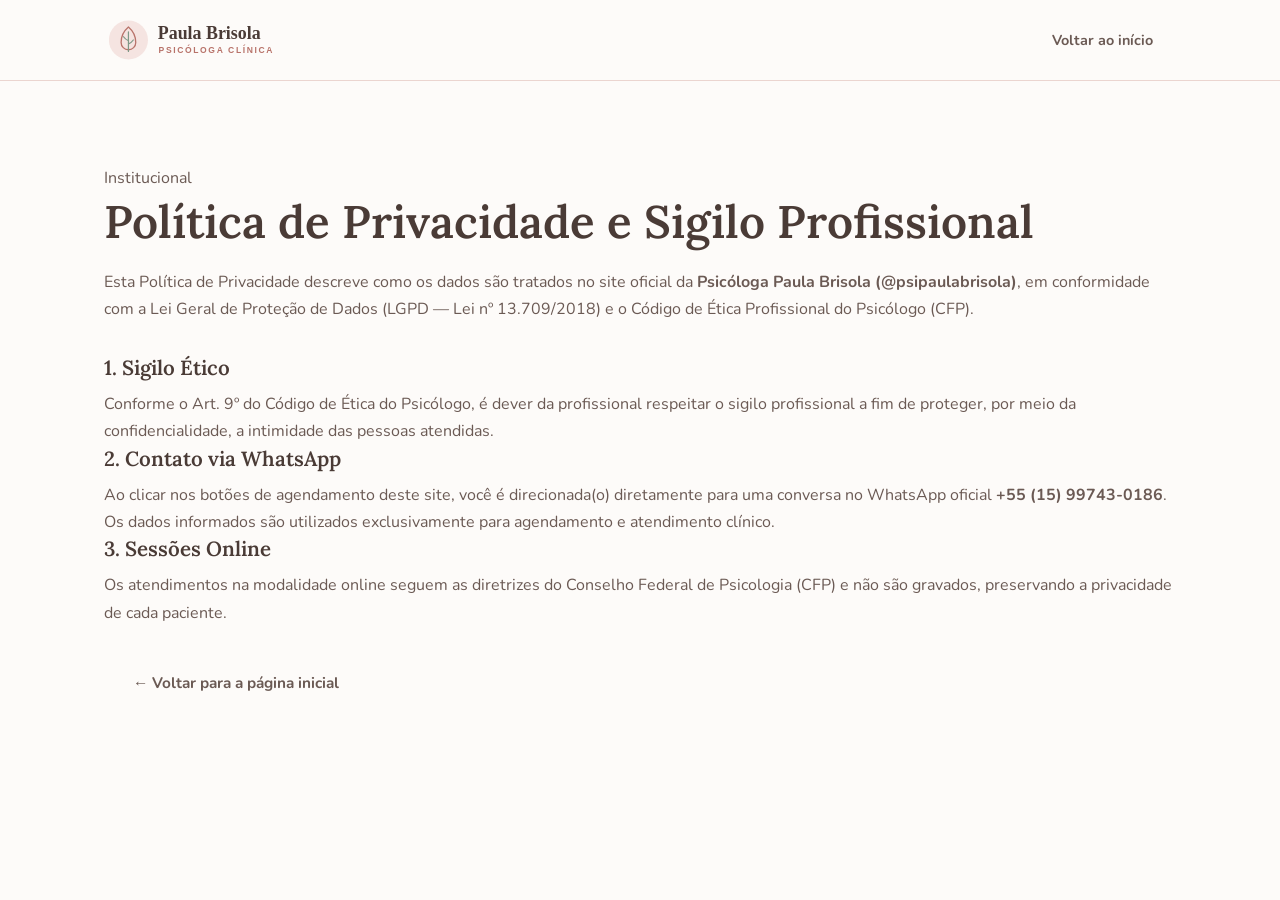
<file: politica-de-privacidade.html>
<!DOCTYPE html>
<html lang="pt-BR">
<head>
  <meta charset="UTF-8" />
  <meta name="viewport" content="width=device-width, initial-scale=1.0" />
  <title>Política de Privacidade | Psicóloga Paula Brisola</title>
  <meta name="description" content="Política de Privacidade, LGPD e Sigilo Profissional — Psicóloga Paula Brisola (@psipaulabrisola)." />
  <link rel="icon" type="image/svg+xml" href="assets/images/favicon.svg" />
  <link rel="preconnect" href="https://fonts.googleapis.com" />
  <link rel="preconnect" href="https://fonts.gstatic.com" crossorigin />
  <link href="https://fonts.googleapis.com/css2?family=Lora:ital,wght@0,500;0,600;1,400&family=Nunito:wght@400;500;600;700&display=swap" rel="stylesheet" />
  <link rel="stylesheet" href="assets/css/styles.css" />
</head>
<body>
  <header class="site-header">
    <div class="container header-inner">
      <a href="index.html" class="brand-logo" aria-label="Paula Brisola — Psicóloga Clínica">
        <img src="assets/images/logo-paula-brisola.svg" alt="Logo Psicóloga Paula Brisola" width="210" height="54" />
      </a>
      <a href="index.html" class="btn btn-outline header-cta">Voltar ao início</a>
    </div>
  </header>

  <main class="section">
    <div class="container faq-container">
      <span class="section-label">Institucional</span>
      <h1>Política de Privacidade e Sigilo Profissional</h1>
      <p style="margin-bottom: 32px;">
        Esta Política de Privacidade descreve como os dados são tratados no site oficial da <strong>Psicóloga Paula Brisola (@psipaulabrisola)</strong>, em conformidade com a Lei Geral de Proteção de Dados (LGPD — Lei nº 13.709/2018) e o Código de Ética Profissional do Psicólogo (CFP).
      </p>

      <div class="contact-list" style="margin-top: 0;">
        <div class="contact-item">
          <h3>1. Sigilo Ético</h3>
          <p style="margin-top: 6px;">
            Conforme o Art. 9º do Código de Ética do Psicólogo, é dever da profissional respeitar o sigilo profissional a fim de proteger, por meio da confidencialidade, a intimidade das pessoas atendidas.
          </p>
        </div>

        <div class="contact-item">
          <h3>2. Contato via WhatsApp</h3>
          <p style="margin-top: 6px;">
            Ao clicar nos botões de agendamento deste site, você é direcionada(o) diretamente para uma conversa no WhatsApp oficial <strong>+55 (15) 99743-0186</strong>. Os dados informados são utilizados exclusivamente para agendamento e atendimento clínico.
          </p>
        </div>

        <div class="contact-item">
          <h3>3. Sessões Online</h3>
          <p style="margin-top: 6px;">
            Os atendimentos na modalidade online seguem as diretrizes do Conselho Federal de Psicologia (CFP) e não são gravados, preservando a privacidade de cada paciente.
          </p>
        </div>
      </div>

      <div style="margin-top: 28px;">
        <a href="index.html" class="btn btn-outline">← Voltar para a página inicial</a>
      </div>
    </div>
  </main>
</body>
</html>
</file>
<file: assets/css/styles.css>
/* ==========================================================================
   PAULA BRISOLA — PSICÓLOGA CLÍNICA (@psipaulabrisola)
   Estética Delicada, Acolhedora e Feminina ("Cute Psychology")
   Paleta: Creme Marfim, Rosé Queimado, Blush Suave e Verde Sálvia
   ========================================================================== */

:root {
  /* Cores Base Acolhedoras */
  --bg-cream: #FDFBF9;
  --bg-blush-soft: #F9EEEB;
  --bg-sage-soft: #EEF4F0;
  --bg-beige-soft: #F7F1EB;
  --bg-footer: #4A3B36;

  /* Textos em Marrom Cacau Suave (sem preto duro) */
  --text-heading: #4A3B36;
  --text-body: #6B5A54;
  --text-muted: #948079;

  /* Cores de Destaque: Rosa Queimado & Verde Sálvia */
  --rose-primary: #B8736A;
  --rose-hover: #A15E55;
  --rose-light: #F3DBD7;

  --sage-primary: #56856A;
  --sage-hover: #456E56;
  --sage-light: #DCE9E0;

  /* Bordas e Sombras Delicadas */
  --border-blush: #EBD5D0;
  --border-sage: #D3E2D8;
  --shadow-soft: 0 10px 30px -10px rgba(120, 82, 74, 0.1);
  --shadow-hover: 0 16px 36px -10px rgba(120, 82, 74, 0.16);

  /* Fontes: Lora (Títulos delicados) + Nunito (Corpo arredondado e simples) */
  --font-title: 'Lora', Georgia, serif;
  --font-body: 'Nunito', -apple-system, BlinkMacSystemFont, 'Segoe UI', sans-serif;

  --container: 1120px;
  --radius-card: 24px;
  --radius-pill: 999px;
}

*,
*::before,
*::after {
  box-sizing: border-box;
  margin: 0;
  padding: 0;
}

html {
  scroll-behavior: smooth;
  font-size: 16px;
}

body {
  font-family: var(--font-body);
  background-color: var(--bg-cream);
  color: var(--text-body);
  line-height: 1.7;
  -webkit-font-smoothing: antialiased;
  overflow-x: hidden;
}

img,
svg {
  max-width: 100%;
  height: auto;
  display: block;
}

a {
  color: inherit;
  text-decoration: none;
  transition: all 0.25s ease;
}

ul {
  list-style: none;
}

.container {
  max-width: var(--container);
  margin: 0 auto;
  padding: 0 24px;
}

.section {
  padding: 84px 0;
  position: relative;
}

.section-blush {
  background-color: var(--bg-blush-soft);
}

.section-sage {
  background-color: var(--bg-sage-soft);
}

.section-beige {
  background-color: var(--bg-beige-soft);
}

/* Ondas Orgânicas Divisórias */
.wave-divider {
  width: 100%;
  overflow: hidden;
  line-height: 0;
  background-color: var(--bg-cream);
}

.wave-divider svg {
  width: 100%;
  height: 44px;
}

/* Tipografia Simples, Direta e Delicada */
h1, h2, h3, h4 {
  font-family: var(--font-title);
  color: var(--text-heading);
  font-weight: 600;
  line-height: 1.28;
}

h1 {
  font-size: clamp(2rem, 3.6vw, 2.85rem);
  margin-bottom: 18px;
}

h2 {
  font-size: clamp(1.7rem, 2.8vw, 2.3rem);
  margin-bottom: 14px;
}

h3 {
  font-size: 1.28rem;
  margin-bottom: 10px;
}

.section-tag {
  display: inline-flex;
  align-items: center;
  gap: 8px;
  background-color: var(--rose-light);
  color: var(--rose-hover);
  font-family: var(--font-body);
  font-size: 0.82rem;
  font-weight: 700;
  padding: 6px 16px;
  border-radius: var(--radius-pill);
  margin-bottom: 14px;
  letter-spacing: 0.03em;
}

.section-sage .section-tag {
  background-color: var(--sage-light);
  color: var(--sage-hover);
}

.section-header {
  max-width: 660px;
  margin: 0 auto 48px;
  text-align: center;
}

.section-header p {
  font-size: 1.06rem;
  color: var(--text-body);
}

/* Botões Arredondados e Acolhedores */
.btn {
  display: inline-flex;
  align-items: center;
  justify-content: center;
  gap: 10px;
  padding: 14px 28px;
  border-radius: var(--radius-pill);
  font-family: var(--font-body);
  font-weight: 700;
  font-size: 0.96rem;
  cursor: pointer;
  border: 1.5px solid transparent;
  text-align: center;
}

.btn svg {
  width: 19px;
  height: 19px;
  flex-shrink: 0;
}

.btn-whatsapp {
  background-color: var(--sage-primary);
  color: #FFFFFF;
  box-shadow: 0 6px 18px rgba(86, 133, 106, 0.28);
}

.btn-whatsapp:hover {
  background-color: var(--sage-hover);
  transform: translateY(-2px);
}

.btn-rose {
  background-color: var(--rose-primary);
  color: #FFFFFF;
  box-shadow: 0 6px 18px rgba(184, 115, 106, 0.28);
}

.btn-rose:hover {
  background-color: var(--rose-hover);
  transform: translateY(-2px);
}

.btn-soft {
  background-color: #FFFFFF;
  border-color: var(--border-blush);
  color: var(--text-heading);
}

.btn-soft:hover {
  border-color: var(--rose-primary);
  color: var(--rose-primary);
}

/* ==========================================================================
   HEADER DELICADO
   ========================================================================== */
.site-header {
  position: sticky;
  top: 0;
  z-index: 100;
  background-color: rgba(253, 251, 249, 0.95);
  backdrop-filter: blur(8px);
  border-bottom: 1px solid var(--border-blush);
}

.header-inner {
  display: flex;
  align-items: center;
  justify-content: space-between;
  height: 80px;
  gap: 20px;
}

.brand-logo img {
  height: 52px;
  width: auto;
}

.main-nav {
  display: flex;
  align-items: center;
  gap: 26px;
}

.nav-links {
  display: flex;
  align-items: center;
  gap: 22px;
}

.nav-links a {
  font-size: 0.96rem;
  font-weight: 600;
  color: var(--text-body);
}

.nav-links a:hover {
  color: var(--rose-primary);
}

.header-cta {
  padding: 10px 22px;
  font-size: 0.9rem;
}

.mobile-menu-toggle {
  display: none;
  background: var(--bg-blush-soft);
  border: 1px solid var(--border-blush);
  border-radius: 12px;
  width: 44px;
  height: 44px;
  align-items: center;
  justify-content: center;
  color: var(--text-heading);
  cursor: pointer;
}

/* ==========================================================================
   1. HERO (O PRIMEIRO ACOLHIMENTO)
   ========================================================================== */
.hero {
  padding: 56px 0 76px;
  background: linear-gradient(180deg, var(--bg-blush-soft) 0%, var(--bg-cream) 100%);
}

.hero-grid {
  display: grid;
  grid-template-columns: 1.08fr 0.92fr;
  gap: 52px;
  align-items: center;
}

.hero-text {
  font-size: 1.1rem;
  color: var(--text-body);
  margin-bottom: 28px;
  max-width: 54ch;
}

.hero-buttons {
  display: flex;
  flex-wrap: wrap;
  gap: 14px;
  margin-bottom: 26px;
}

.hero-mini-highlights {
  display: flex;
  flex-wrap: wrap;
  gap: 18px;
  font-size: 0.92rem;
  font-weight: 600;
  color: var(--text-muted);
}

.hero-mini-highlights span {
  display: inline-flex;
  align-items: center;
  gap: 6px;
}

.hero-photo-wrap {
  position: relative;
  max-width: 440px;
  margin: 0 auto;
}

.hero-photo-wrap img {
  width: 100%;
  border-radius: 180px 180px 32px 32px;
  box-shadow: var(--shadow-soft);
  border: 4px solid #FFFFFF;
}

/* ==========================================================================
   2. IDENTIFICAÇÃO ("VOCÊ TEM SENTIDO ISSO?")
   ========================================================================== */
.feelings-grid {
  display: grid;
  grid-template-columns: repeat(3, 1fr);
  gap: 22px;
}

.feeling-card {
  background-color: #FFFFFF;
  border: 1.5px solid var(--border-blush);
  border-radius: var(--radius-card);
  padding: 28px 24px;
  text-align: center;
  box-shadow: var(--shadow-soft);
  transition: transform 0.25s ease, border-color 0.25s ease;
}

.feeling-card:hover {
  transform: translateY(-4px);
  border-color: var(--rose-primary);
}

.icon-circle {
  width: 56px;
  height: 56px;
  border-radius: 50%;
  background-color: var(--bg-blush-soft);
  color: var(--rose-primary);
  display: inline-flex;
  align-items: center;
  justify-content: center;
  margin-bottom: 16px;
}

.icon-circle.sage {
  background-color: var(--bg-sage-soft);
  color: var(--sage-primary);
}

.icon-circle svg {
  width: 26px;
  height: 26px;
}

.feeling-card p {
  font-size: 0.96rem;
  color: var(--text-body);
}

.warm-note-box {
  margin-top: 38px;
  background-color: var(--bg-blush-soft);
  border: 1.5px solid var(--border-blush);
  border-radius: var(--radius-card);
  padding: 28px 34px;
  display: flex;
  align-items: center;
  justify-content: space-between;
  gap: 24px;
  flex-wrap: wrap;
}

/* ==========================================================================
   3. SOBRE A PSICÓLOGA (FUNDO VERDE SÁLVIA SUAVE)
   ========================================================================== */
.about-grid {
  display: grid;
  grid-template-columns: 0.88fr 1.12fr;
  gap: 54px;
  align-items: center;
}

.about-photo img {
  width: 100%;
  border-radius: 32px;
  border: 4px solid #FFFFFF;
  box-shadow: var(--shadow-soft);
}

.about-text p {
  margin-bottom: 16px;
  font-size: 1.03rem;
}

.cute-pills-list {
  display: flex;
  flex-wrap: wrap;
  gap: 10px;
  margin: 22px 0 28px;
}

.cute-pill {
  background-color: #FFFFFF;
  border: 1px solid var(--border-sage);
  padding: 8px 16px;
  border-radius: var(--radius-pill);
  font-size: 0.9rem;
  font-weight: 600;
  color: var(--text-heading);
}

/* ==========================================================================
   4. TRATAMENTOS / COMO POSSO TE AJUDAR
   ========================================================================== */
.treatments-grid {
  display: grid;
  grid-template-columns: repeat(2, 1fr);
  gap: 24px;
}

.treatment-card {
  background-color: #FFFFFF;
  border: 1.5px solid var(--border-blush);
  border-radius: var(--radius-card);
  padding: 32px 28px;
  box-shadow: var(--shadow-soft);
  display: flex;
  flex-direction: column;
  justify-content: space-between;
}

.treatment-top {
  display: flex;
  align-items: center;
  gap: 14px;
  margin-bottom: 14px;
}

.treatment-top .icon-circle {
  margin-bottom: 0;
  width: 48px;
  height: 48px;
  flex-shrink: 0;
}

.treatment-top h3 {
  margin-bottom: 0;
}

.treatment-card p {
  font-size: 0.97rem;
  margin-bottom: 20px;
}

.card-whatsapp-link {
  display: inline-flex;
  align-items: center;
  gap: 6px;
  font-weight: 700;
  font-size: 0.93rem;
  color: var(--rose-primary);
}

.card-whatsapp-link:hover {
  color: var(--rose-hover);
  gap: 10px;
}

/* ==========================================================================
   5. TERAPIA ONLINE
   ========================================================================== */
.online-grid {
  display: grid;
  grid-template-columns: 1.05fr 0.95fr;
  gap: 52px;
  align-items: center;
}

.online-steps {
  margin: 22px 0 28px;
  display: grid;
  gap: 12px;
}

.online-step-item {
  background-color: #FFFFFF;
  border: 1px solid var(--border-blush);
  border-radius: 16px;
  padding: 14px 18px;
  display: flex;
  align-items: center;
  gap: 12px;
  font-weight: 600;
  color: var(--text-heading);
}

.online-step-item span.heart-bullet {
  color: var(--rose-primary);
  font-size: 1.1rem;
}

/* ==========================================================================
   6. COMO FUNCIONA + ATALHOS DE MENSAGEM PRONTA
   ========================================================================== */
.steps-row {
  display: grid;
  grid-template-columns: repeat(3, 1fr);
  gap: 24px;
  margin-bottom: 44px;
}

.step-cute-card {
  background-color: #FFFFFF;
  border: 1.5px solid var(--border-sage);
  border-radius: var(--radius-card);
  padding: 28px 24px;
  text-align: center;
  box-shadow: var(--shadow-soft);
}

.step-badge {
  display: inline-block;
  background-color: var(--bg-sage-soft);
  color: var(--sage-primary);
  font-weight: 700;
  font-size: 0.84rem;
  padding: 5px 14px;
  border-radius: var(--radius-pill);
  margin-bottom: 12px;
}

.quick-messages-card {
  background-color: #FFFFFF;
  border: 1.5px solid var(--border-blush);
  border-radius: var(--radius-card);
  padding: 36px;
  box-shadow: var(--shadow-soft);
  text-align: center;
}

.quick-buttons-grid {
  display: grid;
  grid-template-columns: repeat(2, 1fr);
  gap: 14px;
  margin-top: 24px;
}

.quick-msg-btn {
  display: flex;
  align-items: center;
  justify-content: space-between;
  gap: 12px;
  padding: 16px 22px;
  background-color: var(--bg-blush-soft);
  border: 1px solid var(--border-blush);
  border-radius: 16px;
  font-weight: 600;
  font-size: 0.95rem;
  color: var(--text-heading);
  text-align: left;
}

.quick-msg-btn:hover {
  background-color: var(--rose-primary);
  border-color: var(--rose-primary);
  color: #FFFFFF;
}

/* ==========================================================================
   7. INSTAGRAM (@psipaulabrisola)
   ========================================================================== */
.insta-grid {
  display: grid;
  grid-template-columns: repeat(4, 1fr);
  gap: 18px;
}

.insta-card {
  border-radius: 22px;
  overflow: hidden;
  border: 2px solid #FFFFFF;
  box-shadow: var(--shadow-soft);
}

.insta-card:hover {
  transform: translateY(-4px);
  box-shadow: var(--shadow-hover);
}

/* ==========================================================================
   8. DÚVIDAS FREQUENTES (FAQ)
   ========================================================================== */
.faq-wrap {
  max-width: 800px;
  margin: 0 auto;
}

.faq-list {
  display: grid;
  gap: 14px;
}

.faq-item {
  background-color: #FFFFFF;
  border: 1.5px solid var(--border-blush);
  border-radius: 18px;
  overflow: hidden;
}

.faq-question {
  padding: 18px 24px;
  font-family: var(--font-title);
  font-weight: 600;
  font-size: 1.08rem;
  color: var(--text-heading);
  cursor: pointer;
  list-style: none;
  display: flex;
  align-items: center;
  justify-content: space-between;
  gap: 16px;
}

.faq-question::-webkit-details-marker {
  display: none;
}

.faq-plus {
  width: 28px;
  height: 28px;
  border-radius: 50%;
  background-color: var(--bg-blush-soft);
  color: var(--rose-primary);
  display: inline-flex;
  align-items: center;
  justify-content: center;
  font-family: var(--font-body);
  font-weight: 700;
  flex-shrink: 0;
}

.faq-answer {
  padding: 0 24px 20px;
  font-size: 0.96rem;
  color: var(--text-body);
  border-top: 1px solid var(--bg-blush-soft);
  padding-top: 14px;
}

/* ==========================================================================
   9. CONTATO & RODAPÉ ACOLHEDOR
   ========================================================================== */
.contact-card {
  background-color: #FFFFFF;
  border: 1.5px solid var(--border-blush);
  border-radius: 28px;
  padding: 44px;
  box-shadow: var(--shadow-soft);
  display: grid;
  grid-template-columns: 1fr 1fr;
  gap: 40px;
  align-items: center;
}

.contact-items {
  display: grid;
  gap: 14px;
  margin-top: 22px;
}

.contact-pill-box {
  display: flex;
  align-items: center;
  gap: 14px;
  padding: 16px 20px;
  background-color: var(--bg-blush-soft);
  border-radius: 18px;
}

.contact-pill-box small {
  display: block;
  font-size: 0.78rem;
  color: var(--text-muted);
  font-weight: 600;
}

.contact-pill-box strong {
  font-size: 1.02rem;
  color: var(--text-heading);
}

.site-footer {
  background-color: var(--bg-footer);
  color: #EADCD8;
  padding: 56px 0 32px;
}

.footer-grid {
  display: grid;
  grid-template-columns: 1.4fr 1fr 1fr;
  gap: 36px;
  padding-bottom: 36px;
  border-bottom: 1px solid rgba(255, 255, 255, 0.12);
}

.footer-title {
  font-family: var(--font-title);
  color: #FFFFFF;
  font-size: 1.25rem;
  margin-bottom: 12px;
}

.footer-links li {
  margin-bottom: 8px;
  font-size: 0.94rem;
}

.footer-links a:hover {
  color: #FFFFFF;
}

.footer-bottom {
  padding-top: 24px;
  display: flex;
  justify-content: space-between;
  flex-wrap: wrap;
  gap: 12px;
  font-size: 0.85rem;
  color: #C7B4AE;
}

/* Botão Flutuante WhatsApp */
.whatsapp-float {
  position: fixed;
  right: 22px;
  bottom: 22px;
  z-index: 200;
  background-color: var(--sage-primary);
  color: #FFFFFF;
  display: inline-flex;
  align-items: center;
  gap: 8px;
  padding: 14px 22px;
  border-radius: var(--radius-pill);
  font-weight: 700;
  font-size: 0.94rem;
  box-shadow: 0 8px 22px rgba(86, 133, 106, 0.35);
}

.whatsapp-float:hover {
  background-color: var(--sage-hover);
  transform: translateY(-2px);
}

/* ==========================================================================
   RESPONSIVO
   ========================================================================== */
@media (max-width: 960px) {
  .hero-grid,
  .about-grid,
  .online-grid,
  .contact-card {
    grid-template-columns: 1fr;
    gap: 36px;
  }

  .feelings-grid,
  .treatments-grid,
  .steps-row,
  .quick-buttons-grid {
    grid-template-columns: 1fr;
  }

  .footer-grid {
    grid-template-columns: 1fr;
  }
}

@media (max-width: 768px) {
  .section {
    padding: 60px 0;
  }

  .mobile-menu-toggle {
    display: inline-flex;
  }

  .main-nav {
    position: fixed;
    top: 80px;
    left: 0;
    right: 0;
    background-color: var(--bg-cream);
    border-bottom: 1px solid var(--border-blush);
    padding: 20px 24px;
    flex-direction: column;
    align-items: stretch;
    display: none;
    box-shadow: var(--shadow-soft);
  }

  .main-nav.open {
    display: flex;
  }

  .nav-links {
    flex-direction: column;
    align-items: flex-start;
    gap: 14px;
    margin-bottom: 12px;
  }

  .insta-grid {
    grid-template-columns: repeat(2, 1fr);
  }

  .warm-note-box,
  .quick-messages-card,
  .contact-card {
    padding: 26px 20px;
  }
}
</file>
